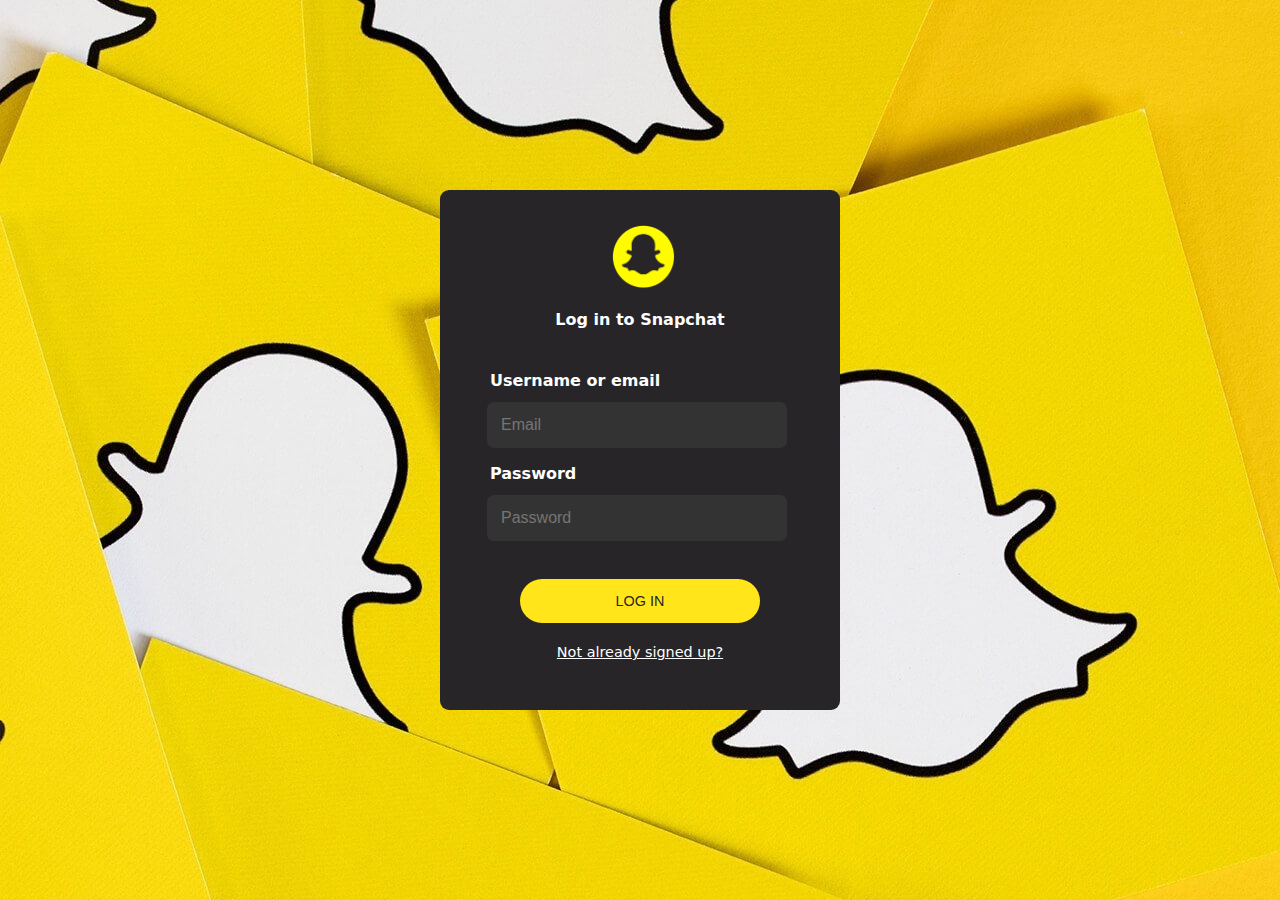
<file: index.html>
<!DOCTYPE html>
<html>
    <head>
        <link rel="stylesheet" href="snaplogin.css">
        <link rel="stylesheet" href="https://fonts.google.com/specimen/Rubik">
        <body>
            <form class="login">
                <div><img src="snapicon2.png" alt=""></div>
                <h1>Log in to Snapchat</h1>

                <div class="inputs">
                    <label for="snap-email"><h1 id="usr">Username or email</h1></label>
                    <input id="snap-email" type="email" placeholder="Email"/>
                </div>
                <div class="inputs">
                    <label for="snap-pass"><h1 id="pswd">Password</h1></label>
                    <input id="snap-pass" type="password" placeholder="Password">
                </div>
                <input type="submit" class="button" value="Log In">
                <br>
                <a href="snap-signup.html"> Not already signed up?</a>
            </form>

        </body>
    </head>
</html>
</file>
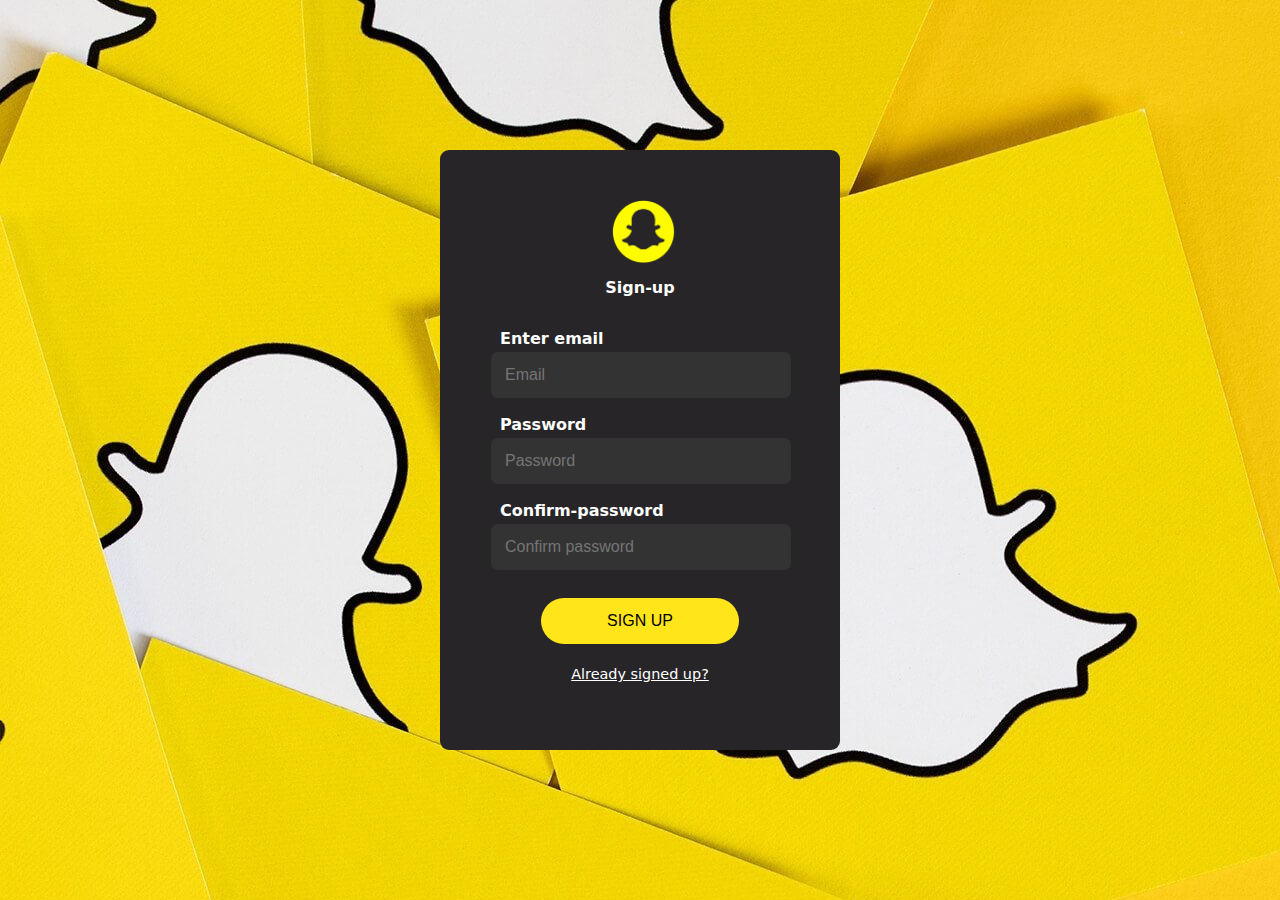
<file: snap-signup.html>
<!DOCTYPE html>
<html>
    <head>
        <link rel="stylesheet" href="https://fonts.google.com/specimen/Rubik">
        <link rel="stylesheet" href="snap-signup.css">
    </head>
    <body>
        <form class="sign-up">
            <div><img src="snapicon2.png" alt=""></div>
            <h1>Sign-up</h1>

            <div class="inputs">
                <label for="email-input"><h1>Enter email</h1></label>
                <input id="email-input" type="email" placeholder="Email">
            </div>

            <div class="inputs">
                <label for="pass-input"><h1>Password</h1></label>
                <input id="pass-input" type="password" placeholder="Password">
            </div>
            <div class="inputs">
                <label for="conf-pass"><h1>Confirm-password</h1></label>
                <input id="conf-pass" type="password" placeholder="Confirm password">
            </div>
            <input type="submit" class="button" value="SIGN UP">
            <br>
            <a href="index.html">Already signed up?</a>
            
        </form>
    </body>
</html>
</file>
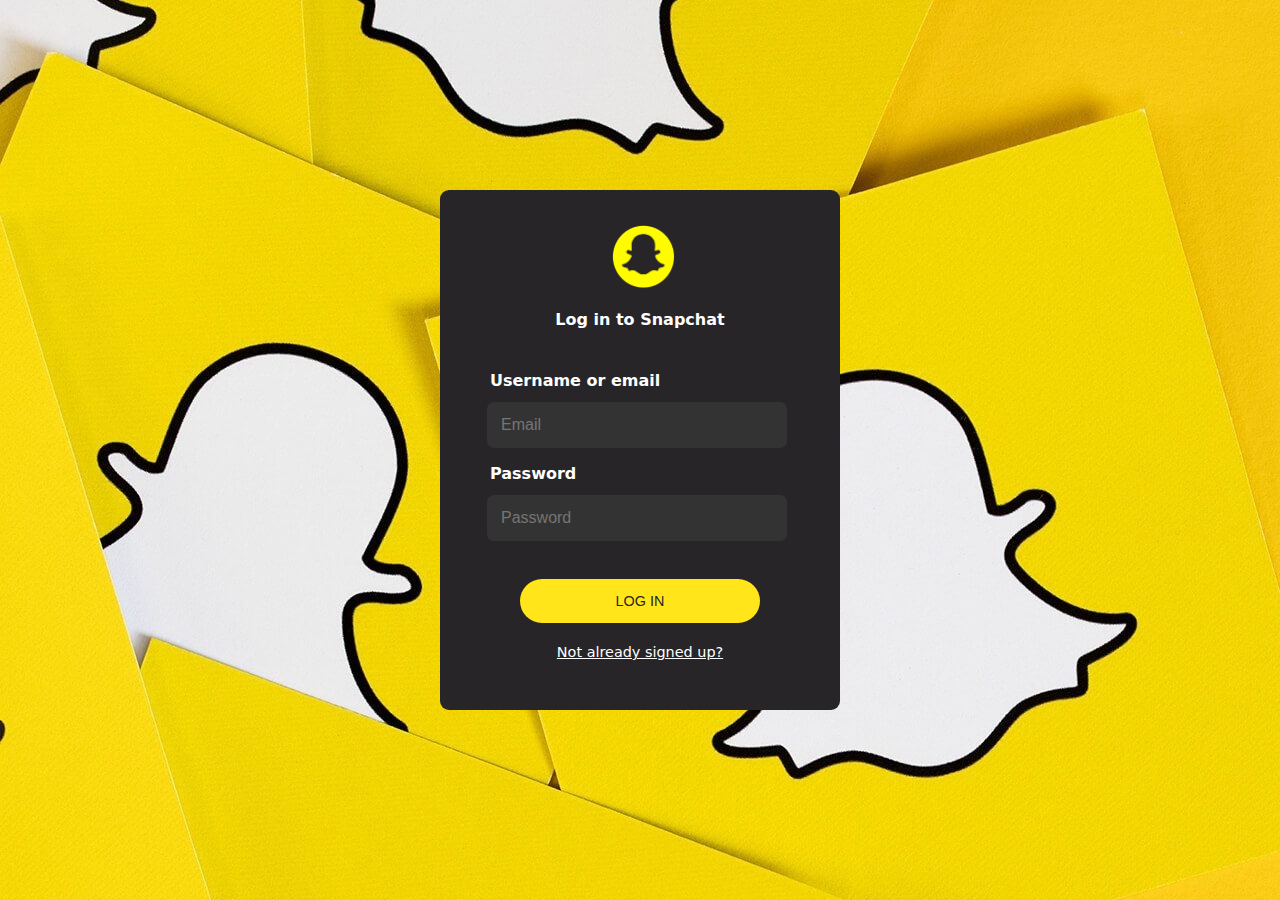
<file: snaplogin.html>
<!DOCTYPE html>
<html>
    <head>

        <link rel="stylesheet" href="snaplogin.css">
        <link rel="stylesheet" href="https://fonts.google.com/specimen/Rubik">
        <body>
            <form class="login">
                <div><img src="snapicon2.png" alt=""></div>
                <h1>Log in to Snapchat</h1>

                <div class="inputs">
                    <label for="snap-email"><h1 id="usr">Username or email</h1></label>
                    <input id="snap-email" type="email" placeholder="Email"/>
                </div>
                <div class="inputs">
                    <label for="snap-pass"><h1 id="pswd">Password</h1></label>
                    <input id="snap-pass" type="password" placeholder="Password">
                </div>
                <input type="submit" class="button" value="Log In">
                <br>
                <a href="snap-signup.html"> Not already signed up?</a>
            </form>

        </body>
    </head>
</html>
</file>
<file: snaplogin.css>
*{
    margin: 0;
    padding: 0;
    box-sizing: border-box;
}
body{
    background-image: url(snap-background.jpg);
    font-family: system-ui, -apple-system, BlinkMacSystemFont, 'Segoe UI', Roboto, Oxygen, Ubuntu, Cantarell, 'Open Sans', 'Helvetica Neue', sans-serif;
}
img{

    position: absolute;
    top: 33px;
    left: 42%;
    width: 70px;
}
.login{
    width: 400px;
    height: 520px;
    position: absolute;
    top: 50%;
    left: 50%; /*this whole bit ensures the login form stays in the middle*/
    transform: translate(-50%,-50%);
    text-align: center;
    background-color:#272528;
    border-radius: 9px;
    padding: 120px 50px;

}
.login h1{
    color: white;
    font-size: 1rem;
    text-align: center;
    padding-bottom: 2rem;
   
}

.inputs{
    display: flex;
    flex-direction: column;
    align-items: flex-start;
    color: white;
    margin-bottom: 1rem;
    padding: 10px 10px;
    border-radius: 7px;

}
.inputs label{
    font-size: 0.5rem;
    margin-bottom: -20px;
    margin-left: -10px;
}
.inputs input{
    background-color: #333333;
    border-radius: 7px;
    border-style: none;
    color: #8E8E8E;
    padding: 14px 14px;
    font-size: 1rem;
    margin-bottom: -20px;
    margin-left: -13px;
    width: 300px;
}


.button {
    width: 80%;
    background: #FFE51A;
    border: none;
    border-radius: 30px;
    padding: 14px 14px;
    font-size: 0.9rem;
    margin-top: 2rem;
    margin-bottom: 1.2rem;
    font-weight: 500;
    text-transform: uppercase;
    color: #272528;
    outline:none;
}
.button:hover{
    width: 80%;
    background: #8E8E8E;
    border: none;
    border-radius: 30px;
    padding: 14px 14px;
    font-size: 0.9rem;
    margin-bottom: 1.2rem;
    font-weight: 500;
    text-transform: uppercase;
    color: #272528;
    outline:none;
    transition: 0.3s ease-in-out;
    cursor: pointer;
}
a {
    font-size: 0.9rem;
    text-decoration-line: underline;
    color: white;

}
</file>
<file: snap-signup.css>
*{
    margin: 0;
    padding: 0;
    box-sizing: border-box;
}
body{
    background-image: url(snap-background.jpg);
    font-family: system-ui, -apple-system, BlinkMacSystemFont, 'Segoe UI', Roboto, Oxygen, Ubuntu, Cantarell, 'Open Sans', 'Helvetica Neue', sans-serif;
}
img{
    position:absolute; /*probably is unecessary here but ill abuse it anyway*/
    top:8%;
    left: 42%;
    width:70px
}
.sign-up{
    height: 600px;
    width: 400px;
    position:absolute;
    top: 50%;
    left: 50%;
    transform: translate(-50%,-50%);
    text-align: center;
    background-color: #272528;
    padding: 120px 90px;
    border-radius: 9px;

}

.sign-up h1{

    text-align: center;
    color: white;
    font-size: 1rem;
    padding-bottom: 1.5rem;
    padding-top: 0.5rem;
    
}


.inputs{
    display: flex;
    flex-direction: column;
    align-items: flex-start;
    color: white;
    margin-bottom: 1.8rem;
    
}
.inputs label{
    font-size: 0.5rem;
    margin-bottom: -20px;
    margin-left: -30px;
}
.inputs input{
    background-color: #333333;
    border-radius: 7px;
    border-style: none;
    color: #8E8E8E;
    padding: 14px 14px;
    font-size: 1rem;
    margin-bottom: -20px;
    margin-left: -39px;
    width: 300px;
}

.button{
    background-color: #FFE51A;
    font-size: 1rem;
    border-style: none;
    border-radius: 30px;
    margin-top: 20px;
    margin-bottom: 20px;
    width: 90%;
    padding: 14px 14px;
    
}
.button:hover{
    background-color: #8E8E8E;
    font-size: 1rem;
    border-style: none;
    border-radius: 30px;
    margin-top: 20px;
    margin-bottom: 20px;
    width: 90%;
    padding: 14px 14px;
    transition: 0.3s ease-in-out;
    cursor: pointer;
    
}
a{
    font-size: 0.9rem;
    color: white;
    text-decoration-line: underline;
}
</file>
